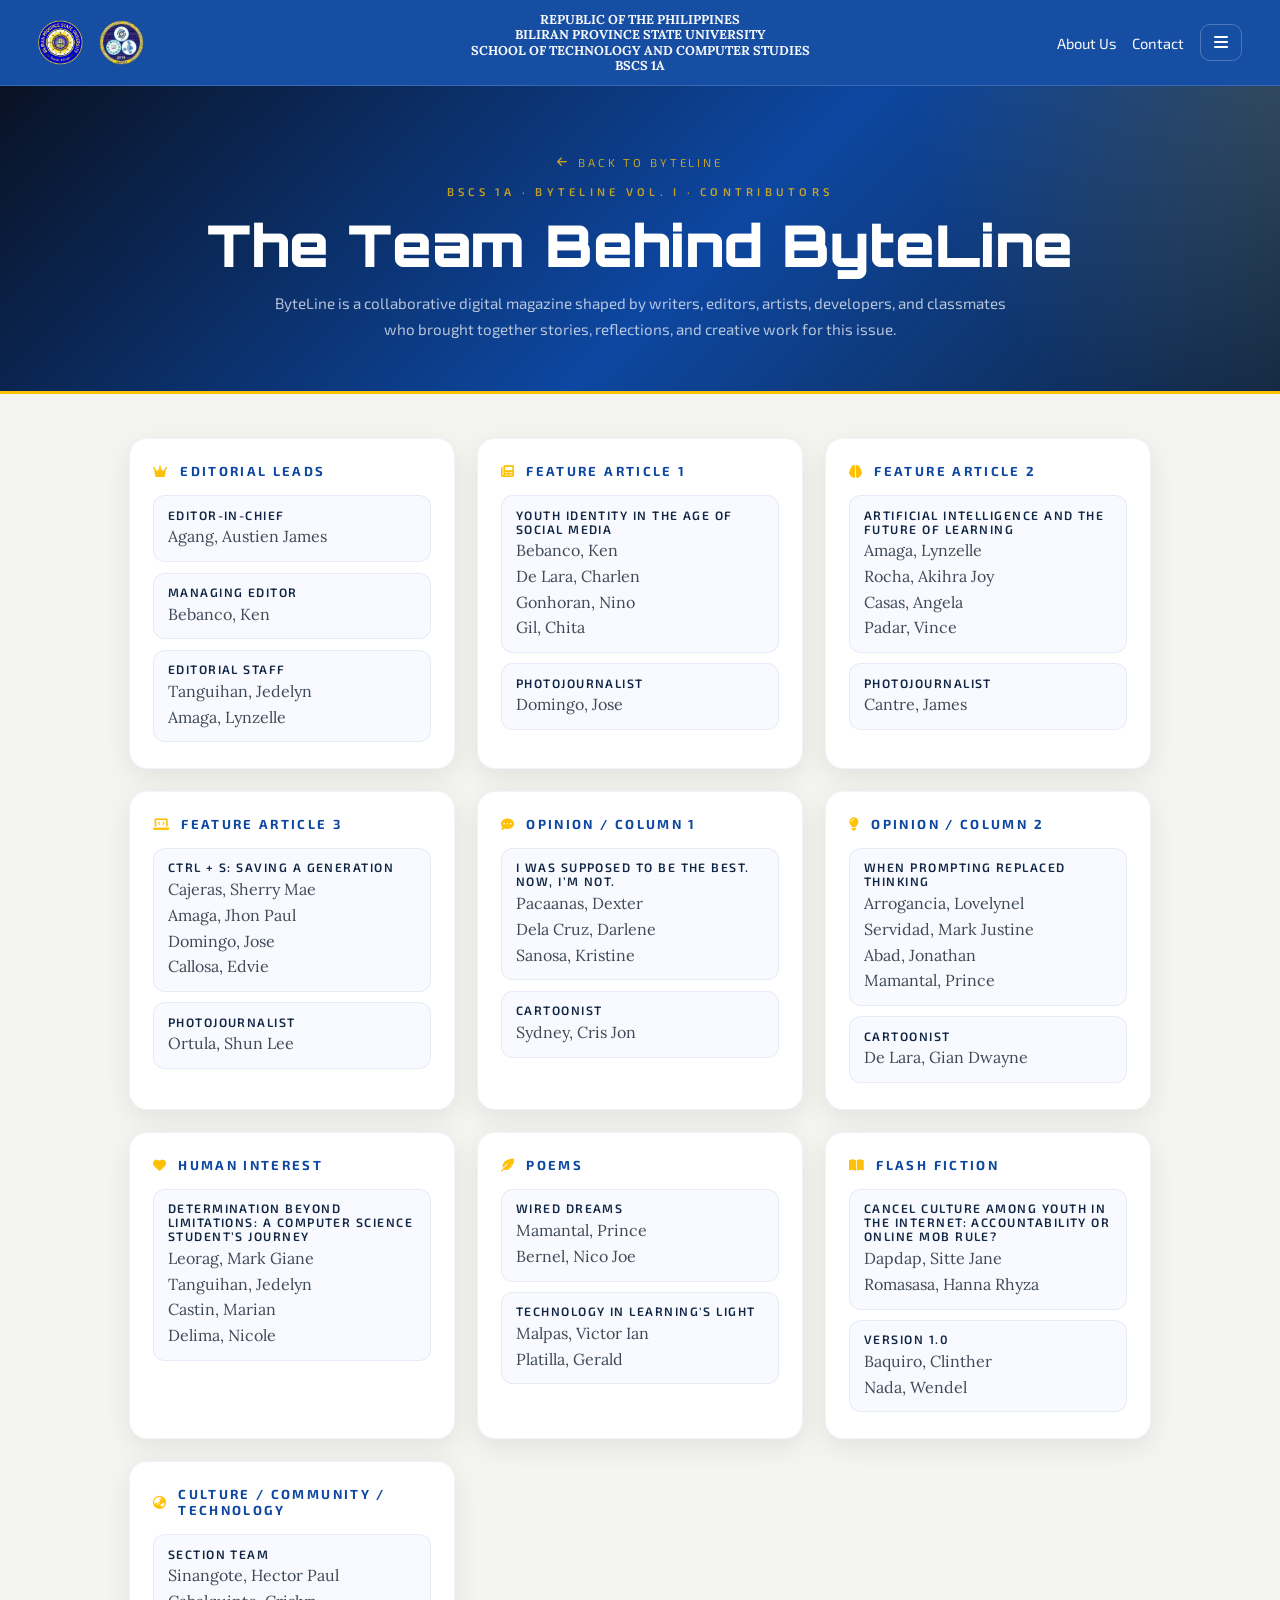
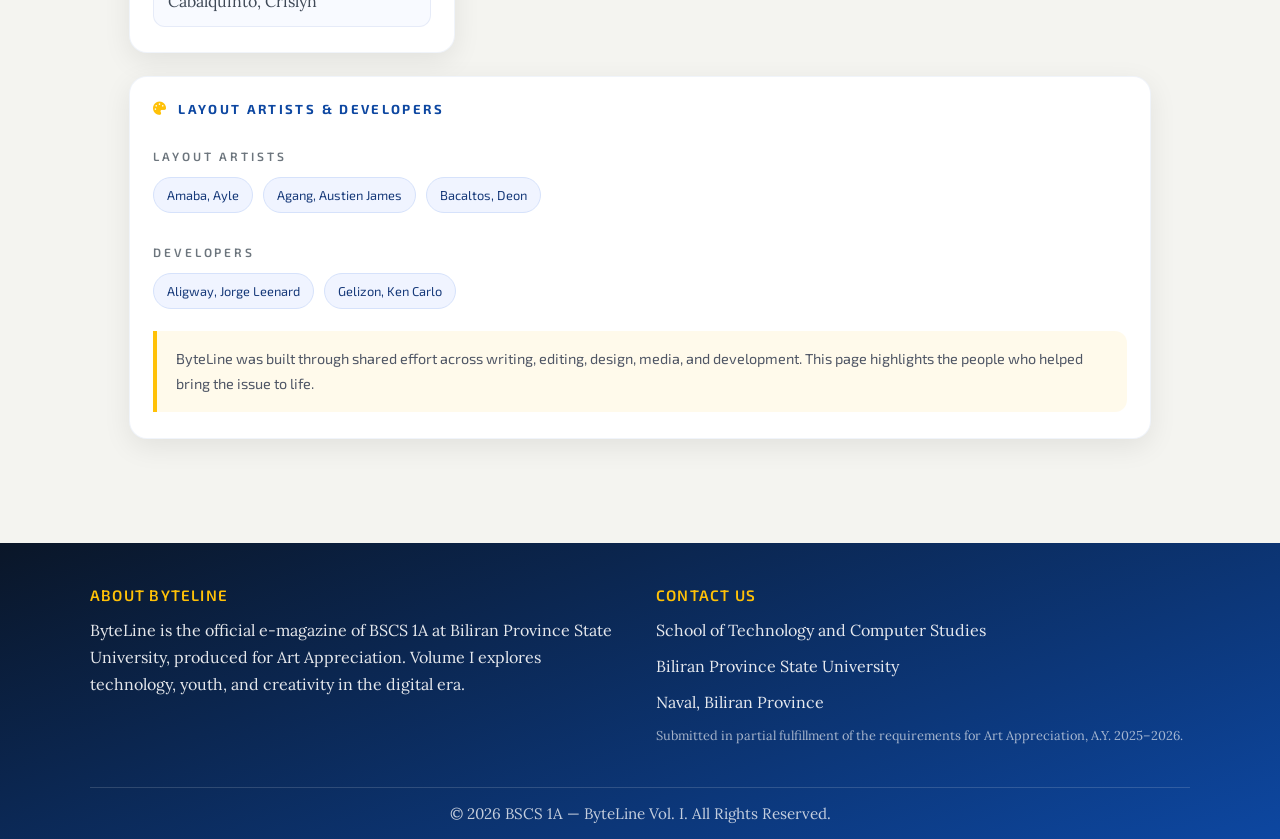
<file: about-us.html>
<!DOCTYPE html>
<html lang="en">
<head>
  <meta charset="UTF-8">
  <meta name="viewport" content="width=device-width, initial-scale=1.0">
  <title>About Us — ByteLine | BSCS 1A</title>
  <link rel="stylesheet" href="https://cdnjs.cloudflare.com/ajax/libs/font-awesome/6.0.0-beta3/css/all.min.css">
  <link rel="preconnect" href="https://fonts.googleapis.com">
  <link href="https://fonts.googleapis.com/css2?family=Orbitron:wght@700;900&family=Exo+2:ital,wght@0,300;0,400;0,600;1,300;1,400&family=Lora:ital,wght@0,400;0,600;1,400&display=swap" rel="stylesheet">
  <link rel="stylesheet" href="style.css">
  <style>
    *{box-sizing:border-box}
    body{background:#f4f4f0;margin:0}
    .team-hero{background:radial-gradient(circle at top right,rgba(255,193,7,.14),transparent 28%),linear-gradient(135deg,#091224 0%,#0D47A1 55%,#102644 100%);padding:4rem 5% 3rem;text-align:center;border-bottom:3px solid #FFC107}
    .team-back{display:inline-flex;align-items:center;gap:.5rem;font-family:'Exo 2',sans-serif;font-size:.72rem;letter-spacing:.25em;text-transform:uppercase;color:rgba(255,193,7,.75);text-decoration:none;margin-bottom:1rem}
    .team-back:hover{color:#FFC107}
    .team-hero-label{font:600 .7rem 'Exo 2',sans-serif;letter-spacing:.38em;text-transform:uppercase;color:rgba(255,193,7,.75);display:block;margin-bottom:.7rem}
    .team-hero h1{font:900 clamp(2rem,5vw,3.6rem) 'Orbitron',monospace;color:#fff;margin:0 0 .6rem}
    .team-hero p{font:400 .95rem 'Exo 2',sans-serif;line-height:1.7;color:rgba(255,255,255,.7);max-width:760px;margin:0 auto}
    .team-main{max-width:1150px;margin:0 auto;padding:2.8rem 5% 3.5rem}
    .team-grid{display:grid;grid-template-columns:repeat(auto-fit,minmax(260px,1fr));gap:1.4rem}
    .team-card{background:#fff;border-radius:18px;box-shadow:0 8px 28px rgba(0,0,0,.08);padding:1.5rem 1.45rem 1.6rem;border:1px solid rgba(13,71,161,.06)}
    .team-card h2{font:700 .82rem 'Exo 2',sans-serif;letter-spacing:.18em;text-transform:uppercase;color:#0D47A1;margin:0 0 1rem;display:flex;align-items:center;gap:.6rem}
    .team-card h2 i{color:#FFC107}
    .team-list{list-style:none;margin:0;padding:0;display:grid;gap:.65rem}
    .team-list li{padding:.7rem .85rem;border-radius:12px;background:#f8faff;border:1px solid rgba(13,71,161,.08)}
    .team-list strong{display:block;font:600 .76rem 'Exo 2',sans-serif;letter-spacing:.12em;text-transform:uppercase;color:#102644;margin-bottom:.18rem}
    .team-list span{color:#3f4957;line-height:1.6}
    .team-wide{grid-column:1 / -1}
    .pill-group{display:flex;flex-wrap:wrap;gap:.65rem}
    .name-pill{display:inline-flex;align-items:center;padding:.55rem .8rem;border-radius:999px;background:#f0f4ff;border:1px solid #d6e2fb;font:400 .8rem 'Exo 2',sans-serif;color:#173a7a}
    .subsection{margin-top:2rem}
    .subsection h3{font:600 .75rem 'Exo 2',sans-serif;letter-spacing:.24em;text-transform:uppercase;color:#6c757d;margin:0 0 .9rem}
    .team-note{margin-top:1.4rem;padding:1rem 1.15rem;border-left:4px solid #FFC107;background:rgba(255,193,7,.08);border-radius:0 12px 12px 0;font:400 .9rem 'Exo 2',sans-serif;color:#4f5665;line-height:1.7}
  </style>
</head>
<body>

    <header>
        <div class="header-part" id="header-logos">
            <img src="bipsu.png" alt="BiPSU Logo" class="logo">
            <img src="STCS_LOGO.png" alt="STCS Logo" class="logo">
        </div>
        <div class="header-part" id="header-citation">
            <strong>REPUBLIC OF THE PHILIPPINES<br>
            BILIRAN PROVINCE STATE UNIVERSITY<br>
            SCHOOL OF TECHNOLOGY AND COMPUTER STUDIES<br>
            BSCS 1A</strong>
        </div>
        <div class="header-part" id="header-nav">
            <a href="about-us.html" class="nav-link hide-mobile">About Us</a>
            <a href="#contact" class="nav-link hide-mobile">Contact</a>
            <div class="nav-dropdown">
                <button id="nav-toggle" class="nav-icon-btn" aria-label="Toggle navigation menu">
                    <i class="fas fa-bars"></i>
                </button>
                <div id="dropdown-menu" class="dropdown-content">
                    <a href="index.html#editors-note">Editorial Page</a>
                    <a href="feature-articles.html">Feature Articles</a>
                    <a href="human-interest.html">Human Interest</a>
                    <a href="opinion-column.html">Opinion / Column</a>
                    <a href="creative-works.html">Creative Works</a>
                </div>
            </div>
        </div>
    </header>

  <section class="team-hero">
    <a href="index.html" class="team-back"><i class="fas fa-arrow-left"></i> Back to ByteLine</a>
    <span class="team-hero-label">BSCS 1A · ByteLine Vol. I · Contributors</span>
    <h1>The Team Behind ByteLine</h1>
    <p>ByteLine is a collaborative digital magazine shaped by writers, editors, artists, developers, and classmates who brought together stories, reflections, and creative work for this issue.</p>
  </section>

  <main class="team-main">
    <div class="team-grid">
      <section class="team-card">
        <h2><i class="fas fa-crown"></i> Editorial Leads</h2>
        <ul class="team-list">
          <li><strong>Editor-in-Chief</strong><span>Agang, Austien James</span></li>
          <li><strong>Managing Editor</strong><span>Bebanco, Ken</span></li>
          <li><strong>Editorial Staff</strong><span>Tanguihan, Jedelyn<br>Amaga, Lynzelle</span></li>
        </ul>
      </section>

      <section class="team-card">
        <h2><i class="fas fa-newspaper"></i> Feature Article 1</h2>
        <ul class="team-list">
          <li><strong>Youth Identity in the Age of Social Media</strong><span>Bebanco, Ken<br>De Lara, Charlen<br>Gonhoran, Nino<br>Gil, Chita</span></li>
          <li><strong>Photojournalist</strong><span>Domingo, Jose</span></li>
        </ul>
      </section>

      <section class="team-card">
        <h2><i class="fas fa-brain"></i> Feature Article 2</h2>
        <ul class="team-list">
          <li><strong>Artificial Intelligence and the Future of Learning</strong><span>Amaga, Lynzelle<br>Rocha, Akihra Joy<br>Casas, Angela<br>Padar, Vince</span></li>
          <li><strong>Photojournalist</strong><span>Cantre, James</span></li>
        </ul>
      </section>

      <section class="team-card">
        <h2><i class="fas fa-laptop-code"></i> Feature Article 3</h2>
        <ul class="team-list">
          <li><strong>CTRL + S: Saving a Generation</strong><span>Cajeras, Sherry Mae<br>Amaga, Jhon Paul<br>Domingo, Jose<br>Callosa, Edvie</span></li>
          <li><strong>Photojournalist</strong><span>Ortula, Shun Lee</span></li>
        </ul>
      </section>

      <section class="team-card">
        <h2><i class="fas fa-comment-dots"></i> Opinion / Column 1</h2>
        <ul class="team-list">
          <li><strong>I Was Supposed to Be the Best. Now, I’m Not.</strong><span>Pacaanas, Dexter<br>Dela Cruz, Darlene<br>Sanosa, Kristine</span></li>
          <li><strong>Cartoonist</strong><span>Sydney, Cris Jon</span></li>
        </ul>
      </section>

      <section class="team-card">
        <h2><i class="fas fa-lightbulb"></i> Opinion / Column 2</h2>
        <ul class="team-list">
          <li><strong>When Prompting Replaced Thinking</strong><span>Arrogancia, Lovelynel<br>Servidad, Mark Justine<br>Abad, Jonathan<br>Mamantal, Prince</span></li>
          <li><strong>Cartoonist</strong><span>De Lara, Gian Dwayne</span></li>
        </ul>
      </section>

      <section class="team-card">
        <h2><i class="fas fa-heart"></i> Human Interest</h2>
        <ul class="team-list">
          <li><strong>Determination Beyond Limitations: A Computer Science Student’s Journey</strong><span>Leorag, Mark Giane<br>Tanguihan, Jedelyn<br>Castin, Marian<br>Delima, Nicole</span></li>
        </ul>
      </section>

      <section class="team-card">
        <h2><i class="fas fa-feather-alt"></i> Poems</h2>
        <ul class="team-list">
          <li><strong>Wired Dreams</strong><span>Mamantal, Prince<br>Bernel, Nico Joe</span></li>
          <li><strong>Technology in Learning's Light</strong><span>Malpas, Victor Ian<br>Platilla, Gerald</span></li>
        </ul>
      </section>

      <section class="team-card">
        <h2><i class="fas fa-book-open"></i> Flash Fiction</h2>
        <ul class="team-list">
          <li><strong>Cancel Culture Among Youth in the Internet: Accountability or Online Mob Rule?</strong><span>Dapdap, Sitte Jane<br>Romasasa, Hanna Rhyza</span></li>
          <li><strong>Version 1.0</strong><span>Baquiro, Clinther<br>Nada, Wendel</span></li>
        </ul>
      </section>

      <section class="team-card">
        <h2><i class="fas fa-globe-asia"></i> Culture / Community / Technology</h2>
        <ul class="team-list">
          <li><strong>Section Team</strong><span>Sinangote, Hector Paul<br>Cabalquinto, Crislyn</span></li>
        </ul>
      </section>

      <section class="team-card team-wide">
        <h2><i class="fas fa-palette"></i> Layout Artists & Developers</h2>
        <div class="subsection">
          <h3>Layout Artists</h3>
          <div class="pill-group">
            <span class="name-pill">Amaba, Ayle</span>
            <span class="name-pill">Agang, Austien James</span>
            <span class="name-pill">Bacaltos, Deon</span>
          </div>
        </div>
        <div class="subsection">
          <h3>Developers</h3>
          <div class="pill-group">
            <span class="name-pill">Aligway, Jorge Leenard</span>
            <span class="name-pill">Gelizon, Ken Carlo</span>
          </div>
        </div>
        <div class="team-note">ByteLine was built through shared effort across writing, editing, design, media, and development. This page highlights the people who helped bring the issue to life.</div>
      </section>
    </div>
  </main>

    <footer id="contact">
        <div class="footer-content">
            <div id="about-byteline" class="footer-section">
                <h4>About ByteLine</h4>
                <p>ByteLine is the official e-magazine of BSCS 1A at Biliran Province State University, produced for Art Appreciation. Volume I explores technology, youth, and creativity in the digital era.</p>
            </div>
            <div class="footer-section">
                <h4>Contact Us</h4>
                <p>School of Technology and Computer Studies</p>
                <p>Biliran Province State University</p>
                <p>Naval, Biliran Province</p>
                <p class="footer-note">Submitted in partial fulfillment of the requirements for Art Appreciation, A.Y. 2025–2026.</p>
            </div>
        </div>
        <div class="footer-bottom">&copy; 2026 BSCS 1A &mdash; ByteLine Vol. I. All Rights Reserved.</div>
    </footer>

  <script src="script.js"></script>
</body>
</html>
</file>
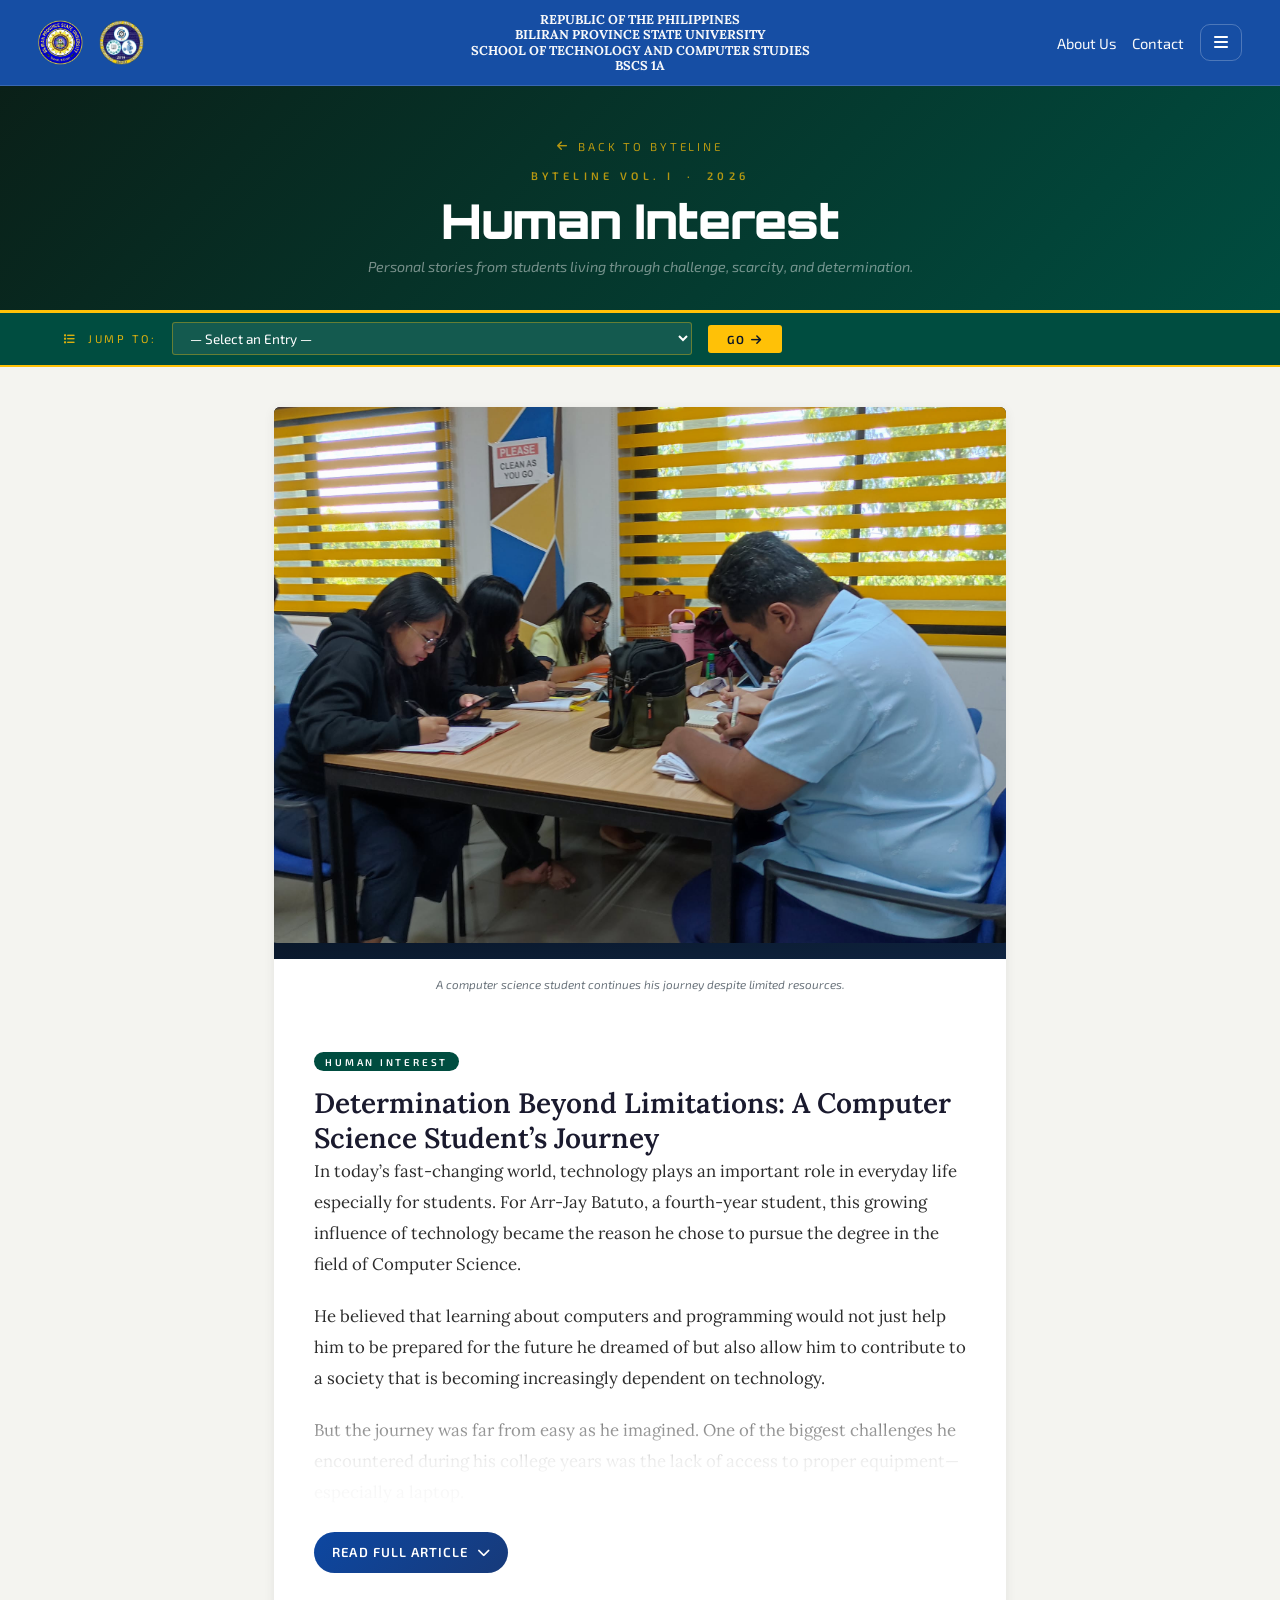
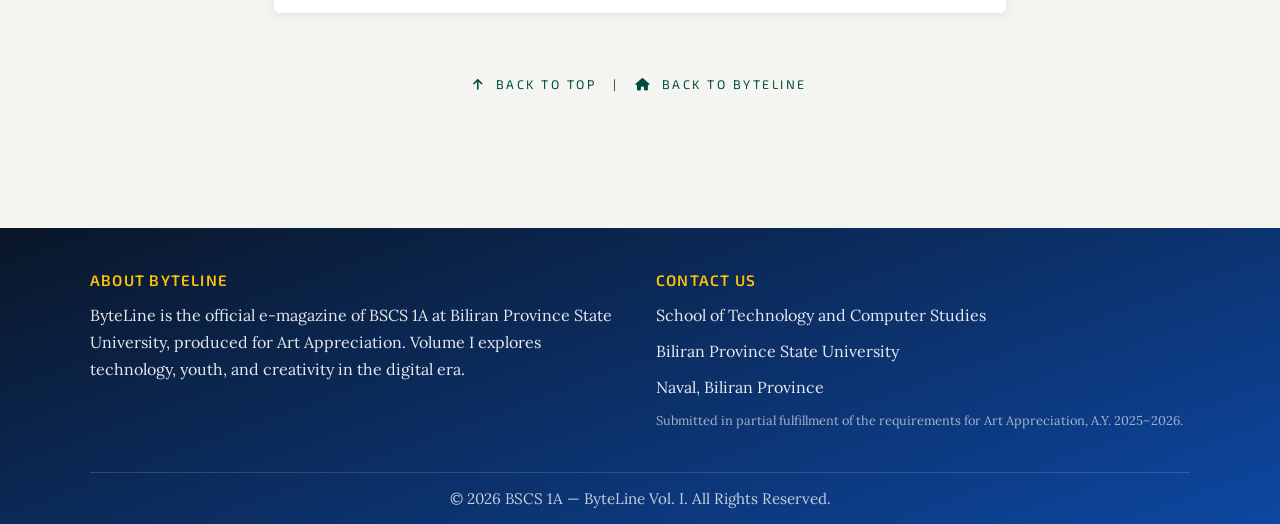
<file: human-interest.html>
<!DOCTYPE html>
<html lang="en">
<head>
  <meta charset="UTF-8">
  <meta name="viewport" content="width=device-width, initial-scale=1.0">
  <title>Human Interest — ByteLine | BSCS 1A</title>
  <link rel="stylesheet" href="https://cdnjs.cloudflare.com/ajax/libs/font-awesome/6.0.0-beta3/css/all.min.css">
  <link rel="preconnect" href="https://fonts.googleapis.com">
  <link href="https://fonts.googleapis.com/css2?family=Orbitron:wght@700;900&family=Exo+2:ital,wght@0,300;0,400;0,600;1,300;1,400&family=Lora:ital,wght@0,400;0,600;1,400&display=swap" rel="stylesheet">
  <link rel="stylesheet" href="style.css">
  <style>
    *{box-sizing:border-box}
    body{font-family:'Lora',Georgia,serif;background:#f4f4f0;margin:0}
    .cat-hero{background:linear-gradient(135deg, #0a2018 0%, #004D40 100%);padding:3rem 5% 2.2rem;text-align:center;border-bottom:3px solid #FFC107}
    .cat-back{display:inline-flex;align-items:center;gap:.5rem;font-family:'Exo 2',sans-serif;font-size:.72rem;letter-spacing:.25em;text-transform:uppercase;color:rgba(255,193,7,.7);text-decoration:none;margin-bottom:1rem}
    .cat-back:hover{color:#FFC107}
    .cat-hero-label{font-family:'Exo 2',sans-serif;font-weight:600;font-size:.68rem;letter-spacing:.4em;text-transform:uppercase;color:rgba(255,193,7,.7);margin:0 0 .5rem;display:block}
    .cat-hero h1{font-family:'Orbitron',monospace;font-weight:900;font-size:clamp(1.8rem,5vw,3rem);color:#fff;margin:0 0 .4rem;letter-spacing:-.02em}
    .cat-hero p{font-family:'Exo 2',sans-serif;font-style:italic;color:rgba(255,255,255,.45);font-size:.9rem;margin:0}
    .jump-nav{position:sticky;top:60px;z-index:900;background:#004D40;border-bottom:2px solid #FFC107;padding:.6rem 5%;display:flex;align-items:center;gap:1rem;flex-wrap:wrap}
    .jump-nav label{font-family:'Exo 2',sans-serif;font-size:.7rem;letter-spacing:.22em;text-transform:uppercase;color:rgba(255,193,7,.85);white-space:nowrap}
    .jump-nav select{flex:1;max-width:520px;font-family:'Exo 2',sans-serif;font-size:.85rem;padding:.38rem .8rem;background:rgba(255,255,255,.08);color:#fff;border:1px solid rgba(255,193,7,.35);border-radius:3px;cursor:pointer;outline:none}
    .jump-nav select option{background:#004D40;color:#fff}
    .jump-btn{font-family:'Exo 2',sans-serif;font-size:.73rem;letter-spacing:.15em;text-transform:uppercase;background:#FFC107;color:#0a1628;border:none;padding:.42rem 1.2rem;border-radius:3px;cursor:pointer;font-weight:600}
    .articles-container{max-width:860px;margin:0 auto;padding:2.5rem 5%}
    .article-anchor{scroll-margin-top:130px}
    .entry{background:#fff;border-radius:6px;padding:0;margin-bottom:3rem;overflow:hidden;box-shadow:0 2px 12px rgba(0,0,0,.07)}
    .entry-body{padding:2.2rem 2.5rem 2.5rem}
    .entry-title{font-size:1.75rem}
    .section-tag{background:#004D40;color:#fff}
    .entry-content h4,.pull-quote p{color:#004D40}
    .back-to-top{text-align:center;padding:1rem 0 3rem;font-family:'Exo 2',sans-serif;font-size:.78rem;letter-spacing:.2em;text-transform:uppercase}
    .back-to-top a{color:#004D40;text-decoration:none}
    .back-to-top a:hover{color:#FFC107}
    .section-group-title{font:700 .82rem 'Exo 2',sans-serif;letter-spacing:.34em;text-transform:uppercase;color:#004D40;margin:0 0 1.2rem;padding-left:.9rem;border-left:4px solid #FFC107}
  </style>
</head>
<body>

    <header>
        <div class="header-part" id="header-logos">
            <img src="bipsu.png" alt="BiPSU Logo" class="logo">
            <img src="STCS_LOGO.png" alt="STCS Logo" class="logo">
        </div>
        <div class="header-part" id="header-citation">
            <strong>REPUBLIC OF THE PHILIPPINES<br>
            BILIRAN PROVINCE STATE UNIVERSITY<br>
            SCHOOL OF TECHNOLOGY AND COMPUTER STUDIES<br>
            BSCS 1A</strong>
        </div>
        <div class="header-part" id="header-nav">
            <a href="about-us.html" class="nav-link hide-mobile">About Us</a>
            <a href="#contact" class="nav-link hide-mobile">Contact</a>
            <div class="nav-dropdown">
                <button id="nav-toggle" class="nav-icon-btn" aria-label="Toggle navigation menu">
                    <i class="fas fa-bars"></i>
                </button>
                <div id="dropdown-menu" class="dropdown-content">
                    <a href="index.html#editors-note">Editorial Page</a>
                    <a href="feature-articles.html">Feature Articles</a>
                    <a href="human-interest.html">Human Interest</a>
                    <a href="opinion-column.html">Opinion / Column</a>
                    <a href="creative-works.html">Creative Works</a>
                </div>
            </div>
        </div>
    </header>

  <div class="cat-hero">
    <a href="index.html" class="cat-back"><i class="fas fa-arrow-left"></i> Back to ByteLine</a>
    <span class="cat-hero-label">ByteLine Vol. I &nbsp;·&nbsp; 2026</span>
    <h1>Human Interest</h1>
    <p>Personal stories from students living through challenge, scarcity, and determination.</p>
  </div>
  <nav class="jump-nav" aria-label="Jump to article">
    <label for="article-select"><i class="fas fa-list"></i> &nbsp;Jump to:</label>
    <select id="article-select">
      <option value="">— Select an Entry —</option>
    </select>
    <button class="jump-btn" id="jump-go">Go <i class="fas fa-arrow-right"></i></button>
  </nav>
  <div class="articles-container">

    <article id="article-1" class="entry article-anchor">
      <div class="entry-media flexible-media">
        <!-- REPLACE HUMAN INTEREST MAIN IMAGE HERE -->
        <img src="human1.jpg" alt="Computer science student studying at a laptop">
      </div>
      <p class="caption">A computer science student continues his journey despite limited resources.</p>
      <div class="entry-body">
        <span class="section-tag">Human Interest</span>
        <h2 class="entry-title">Determination Beyond Limitations: A Computer Science Student’s Journey</h2>
        <div class="collapsible-content"><div class="article-text"><div class="entry-content">
          <p>In today’s fast-changing world, technology plays an important role in everyday life especially for students. For Arr-Jay Batuto, a fourth-year student, this growing influence of technology became the reason he chose to pursue the degree in the field of Computer Science.</p>
          <p>He believed that learning about computers and programming would not just help him to be prepared for the future he dreamed of but also allow him to contribute to a society that is becoming increasingly dependent on technology.</p>
          <p>But the journey was far from easy as he imagined. One of the biggest challenges he encountered during his college years was the lack of access to proper equipment—especially a laptop.</p>
          <p>In a course where programming, coding, and computer-based activities are part of daily learning, not having a personal laptop made studying much more difficult.</p>
          <p>“At times, I felt like giving up,” he admitted.</p>
          <p>Surviving in a technology-focused course without the necessary tools was a struggle he had to face almost every day.</p>
          <p>Despite these difficulties, he was not alone in his journey. His friends played a significant role in helping him continue his studies. During coding and programming activities, his friends willingly shared their laptops so he could complete his tasks and keep up with lessons.</p>
          <p>Their support and kindness became a source of motivation that encouraged him to continue his journey.</p>
          <p>Because of the support of his friends and with his determination to succeed, he continued learning and improving his skills.</p>
          <p>Along the way, he also helped other students by assisting them in simple tasks such as encoding documents and sharing useful techniques and tips about using AI tools with junior students.</p>
          <p>Looking back on his journey, he realized that technology will always be part of everyday life wherever people go.</p>
          <p>Most of all, he learned that with determination, support from friends, and responsible use of technology, students can overcome even the most difficult challenges.</p>
          <p>For him, the journey of being a student is not just about learning how to code, but about proving that with perseverance, determination, and the help of others, even the hardest obstacles can be overcome.</p>
        </div></div><div class="content-fade"></div></div>
        <button class="read-more-btn" type="button"><span class="btn-text">Read full article</span> <i class="fas fa-chevron-down"></i></button>
      </div>
    </article>

    <div class="back-to-top">
      <a href="#"><i class="fas fa-arrow-up"></i> &nbsp;Back to Top</a>
      &nbsp;&nbsp;|&nbsp;&nbsp;
      <a href="index.html"><i class="fas fa-home"></i> &nbsp;Back to ByteLine</a>
    </div>
  </div>

    <footer id="contact">
        <div class="footer-content">
            <div id="about-byteline" class="footer-section">
                <h4>About ByteLine</h4>
                <p>ByteLine is the official e-magazine of BSCS 1A at Biliran Province State University, produced for Art Appreciation. Volume I explores technology, youth, and creativity in the digital era.</p>
            </div>
            <div class="footer-section">
                <h4>Contact Us</h4>
                <p>School of Technology and Computer Studies</p>
                <p>Biliran Province State University</p>
                <p>Naval, Biliran Province</p>
                <p class="footer-note">Submitted in partial fulfillment of the requirements for Art Appreciation, A.Y. 2025–2026.</p>
            </div>
        </div>
        <div class="footer-bottom">&copy; 2026 BSCS 1A &mdash; ByteLine Vol. I. All Rights Reserved.</div>
    </footer>

  <script src="script.js"></script>
</body>
</html>
</file>
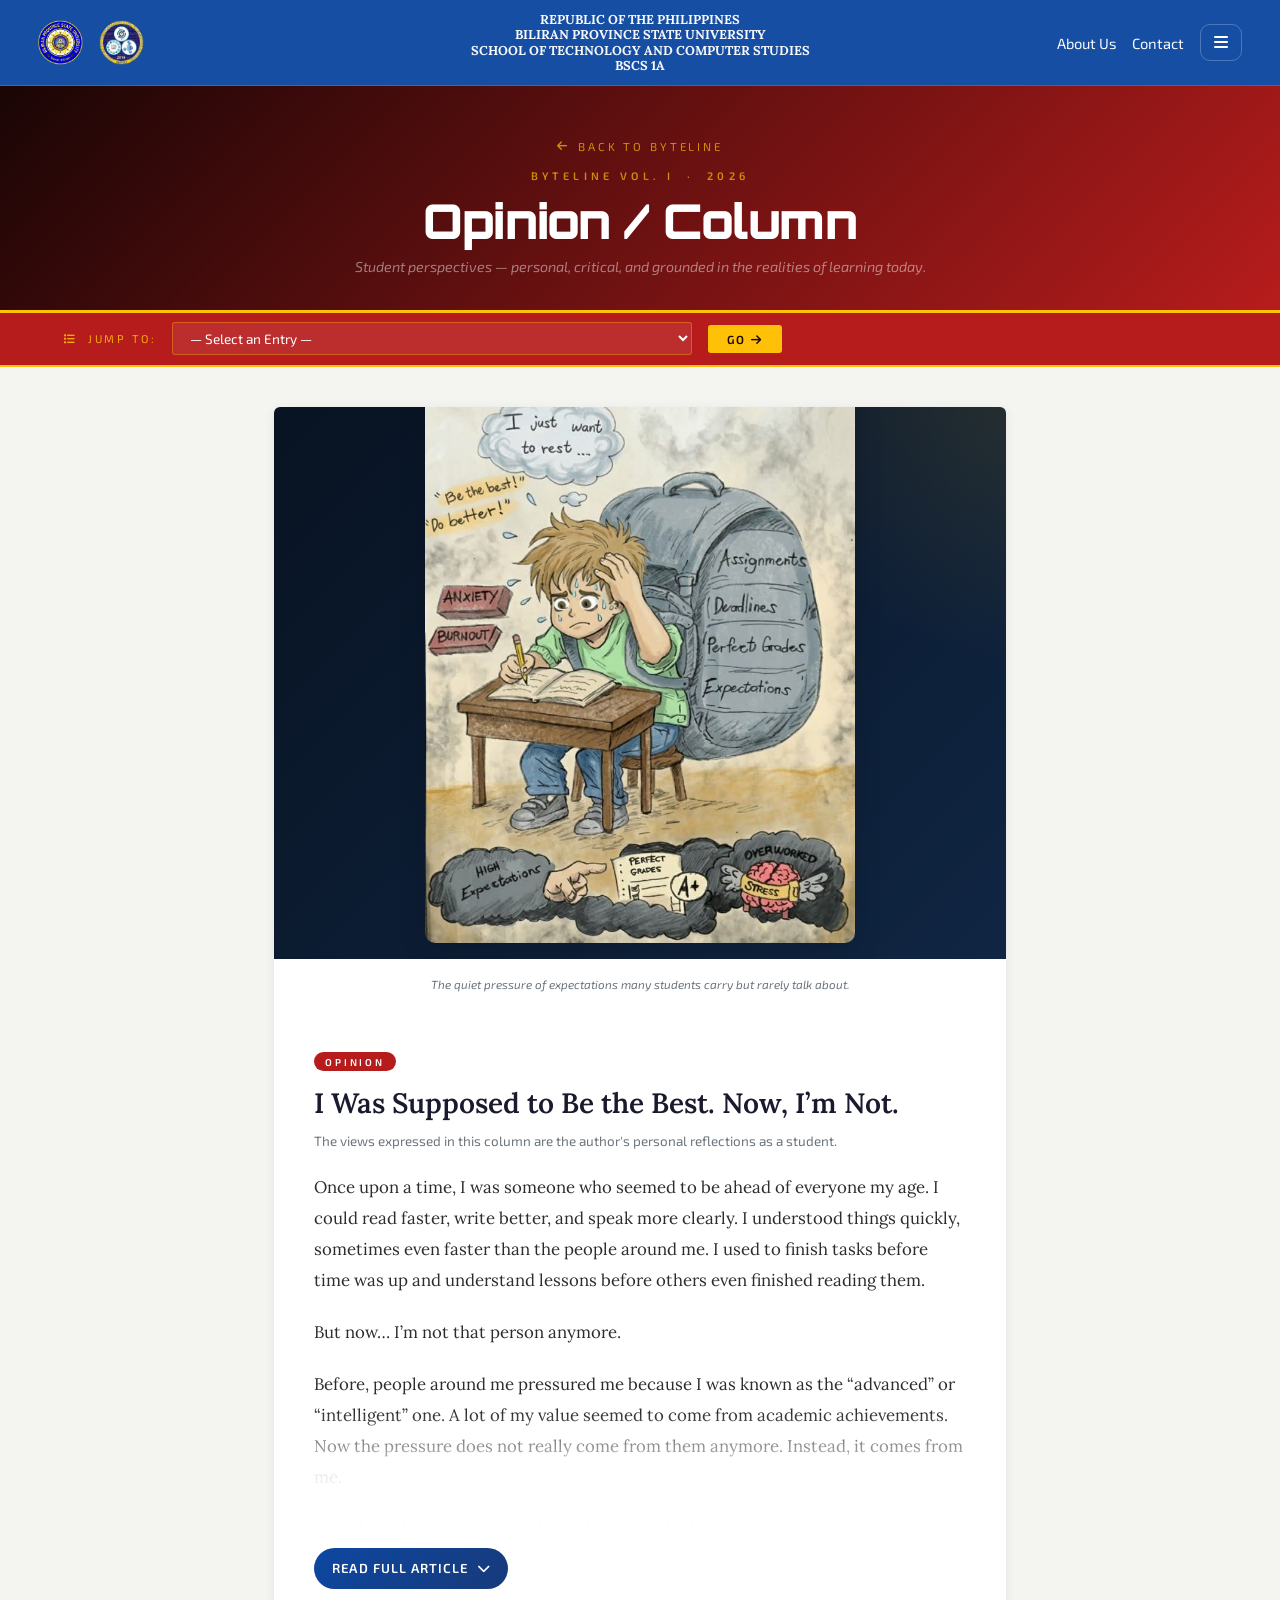
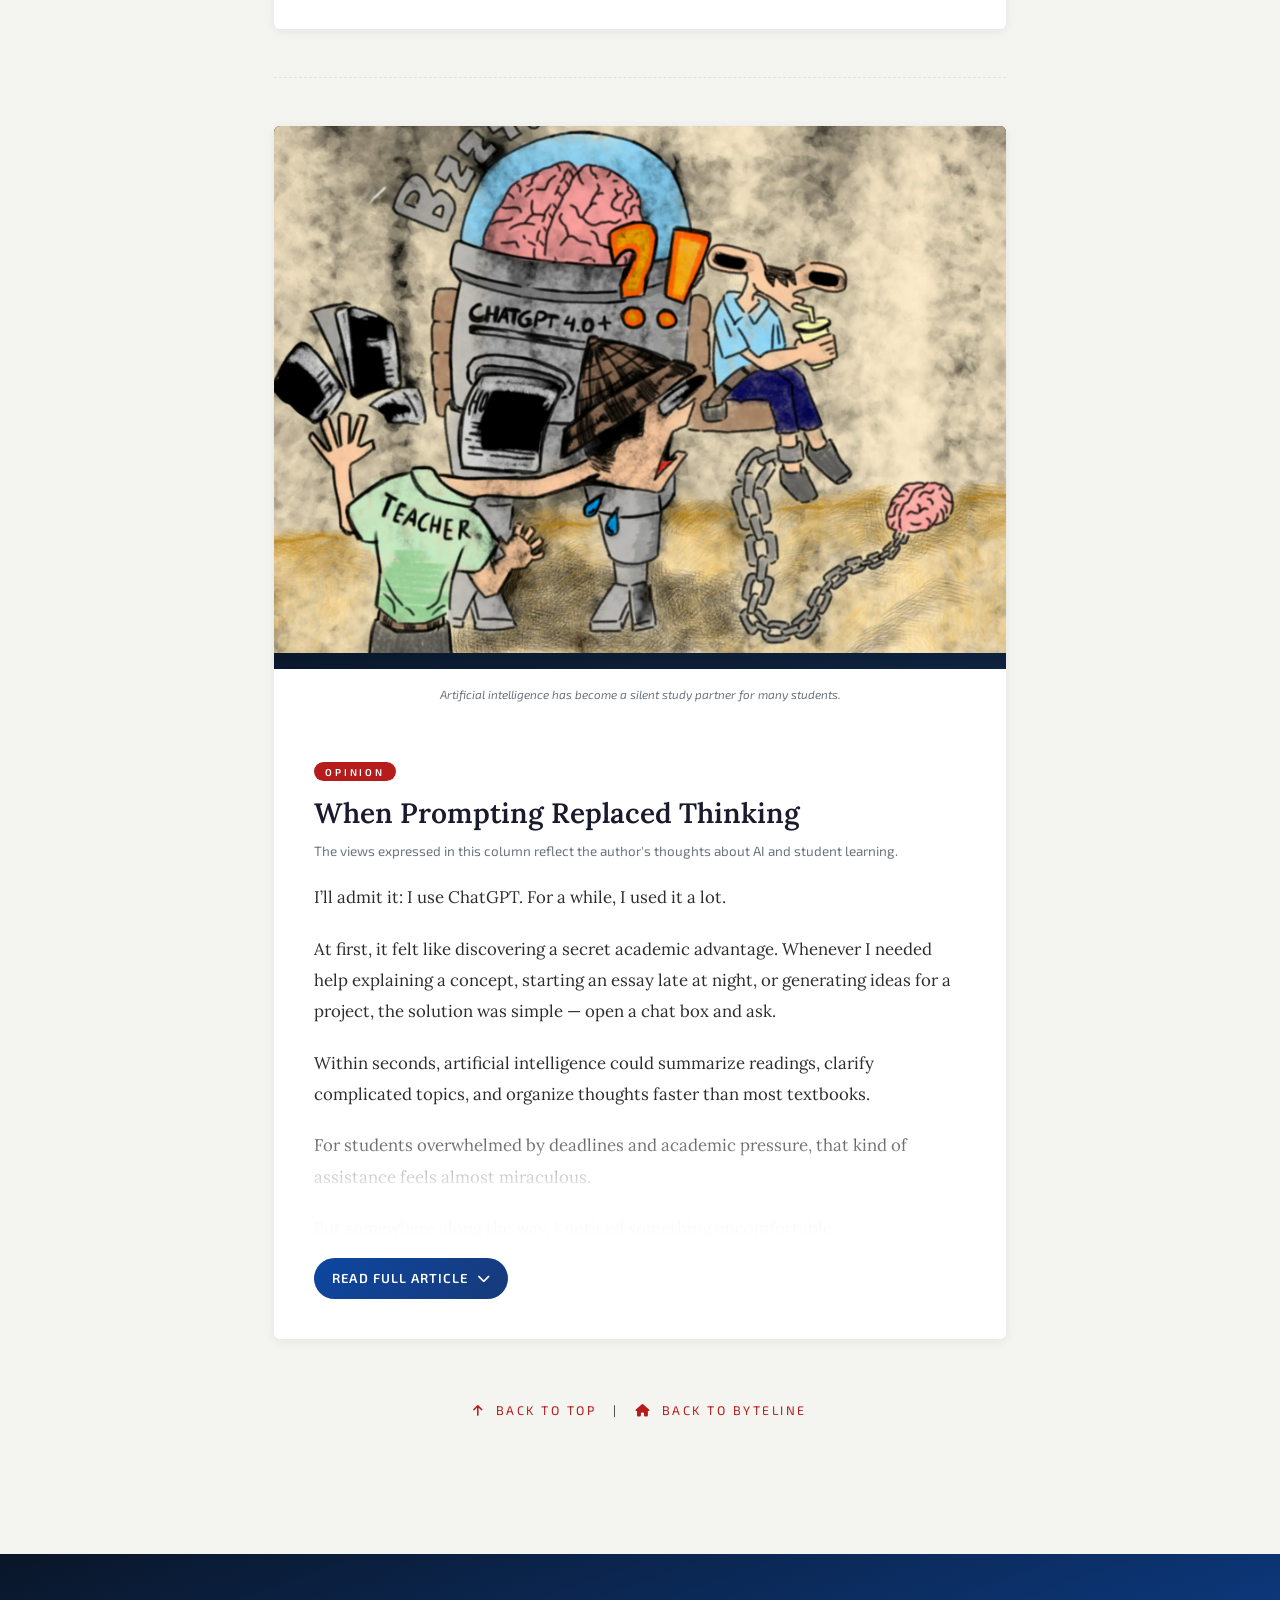
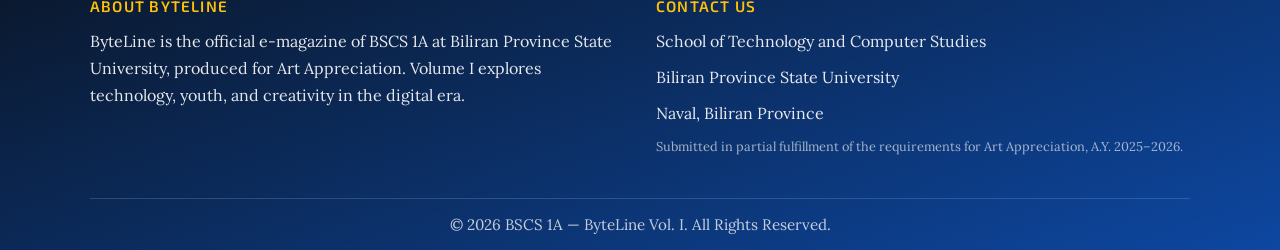
<file: opinion-column.html>
<!DOCTYPE html>
<html lang="en">
<head>
  <meta charset="UTF-8">
  <meta name="viewport" content="width=device-width, initial-scale=1.0">
  <title>Opinion Column — ByteLine | BSCS 1A</title>
  <link rel="stylesheet" href="https://cdnjs.cloudflare.com/ajax/libs/font-awesome/6.0.0-beta3/css/all.min.css">
  <link rel="preconnect" href="https://fonts.googleapis.com">
  <link href="https://fonts.googleapis.com/css2?family=Orbitron:wght@700;900&family=Exo+2:ital,wght@0,300;0,400;0,600;1,300;1,400&family=Lora:ital,wght@0,400;0,600;1,400&display=swap" rel="stylesheet">
  <link rel="stylesheet" href="style.css">
  <style>
    *{box-sizing:border-box}
    body{font-family:'Lora',Georgia,serif;background:#f4f4f0;margin:0}
    .cat-hero{background:linear-gradient(135deg, #1a0505 0%, #b71c1c 100%);padding:3rem 5% 2.2rem;text-align:center;border-bottom:3px solid #FFC107}
    .cat-back{display:inline-flex;align-items:center;gap:.5rem;font-family:'Exo 2',sans-serif;font-size:.72rem;letter-spacing:.25em;text-transform:uppercase;color:rgba(255,193,7,.7);text-decoration:none;margin-bottom:1rem}
    .cat-back:hover{color:#FFC107}
    .cat-hero-label{font-family:'Exo 2',sans-serif;font-weight:600;font-size:.68rem;letter-spacing:.4em;text-transform:uppercase;color:rgba(255,193,7,.7);margin:0 0 .5rem;display:block}
    .cat-hero h1{font-family:'Orbitron',monospace;font-weight:900;font-size:clamp(1.8rem,5vw,3rem);color:#fff;margin:0 0 .4rem;letter-spacing:-.02em}
    .cat-hero p{font-family:'Exo 2',sans-serif;font-style:italic;color:rgba(255,255,255,.45);font-size:.9rem;margin:0}
    .jump-nav{position:sticky;top:60px;z-index:900;background:#b71c1c;border-bottom:2px solid #FFC107;padding:.6rem 5%;display:flex;align-items:center;gap:1rem;flex-wrap:wrap}
    .jump-nav label{font-family:'Exo 2',sans-serif;font-size:.7rem;letter-spacing:.22em;text-transform:uppercase;color:rgba(255,193,7,.85);white-space:nowrap}
    .jump-nav select{flex:1;max-width:520px;font-family:'Exo 2',sans-serif;font-size:.85rem;padding:.38rem .8rem;background:rgba(255,255,255,.08);color:#fff;border:1px solid rgba(255,193,7,.35);border-radius:3px;cursor:pointer;outline:none}
    .jump-nav select option{background:#b71c1c;color:#fff}
    .jump-btn{font-family:'Exo 2',sans-serif;font-size:.73rem;letter-spacing:.15em;text-transform:uppercase;background:#FFC107;color:#1a0505;border:none;padding:.42rem 1.2rem;border-radius:3px;cursor:pointer;font-weight:600}
    .articles-container{max-width:860px;margin:0 auto;padding:2.5rem 5%}
    .article-anchor{scroll-margin-top:130px}
    .entry{background:#fff;border-radius:6px;padding:0;margin-bottom:3rem;overflow:hidden;box-shadow:0 2px 12px rgba(0,0,0,.07)}
    .entry-body{padding:2.2rem 2.5rem 2.5rem}
    .entry-title{font-size:1.75rem}
    .section-tag{background:#b71c1c;color:#fff}
    .entry-content h4,.pull-quote p{color:#b71c1c}
    .back-to-top{text-align:center;padding:1rem 0 3rem;font-family:'Exo 2',sans-serif;font-size:.78rem;letter-spacing:.2em;text-transform:uppercase}
    .back-to-top a{color:#b71c1c;text-decoration:none}
    .back-to-top a:hover{color:#FFC107}
    .section-group-title{font:700 .82rem 'Exo 2',sans-serif;letter-spacing:.34em;text-transform:uppercase;color:#b71c1c;margin:0 0 1.2rem;padding-left:.9rem;border-left:4px solid #FFC107}
  </style>
</head>
<body>

    <header>
        <div class="header-part" id="header-logos">
            <img src="bipsu.png" alt="BiPSU Logo" class="logo">
            <img src="STCS_LOGO.png" alt="STCS Logo" class="logo">
        </div>
        <div class="header-part" id="header-citation">
            <strong>REPUBLIC OF THE PHILIPPINES<br>
            BILIRAN PROVINCE STATE UNIVERSITY<br>
            SCHOOL OF TECHNOLOGY AND COMPUTER STUDIES<br>
            BSCS 1A</strong>
        </div>
        <div class="header-part" id="header-nav">
            <a href="about-us.html" class="nav-link hide-mobile">About Us</a>
            <a href="#contact" class="nav-link hide-mobile">Contact</a>
            <div class="nav-dropdown">
                <button id="nav-toggle" class="nav-icon-btn" aria-label="Toggle navigation menu">
                    <i class="fas fa-bars"></i>
                </button>
                <div id="dropdown-menu" class="dropdown-content">
                    <a href="index.html#editors-note">Editorial Page</a>
                    <a href="feature-articles.html">Feature Articles</a>
                    <a href="human-interest.html">Human Interest</a>
                    <a href="opinion-column.html">Opinion / Column</a>
                    <a href="creative-works.html">Creative Works</a>
                </div>
            </div>
        </div>
    </header>

  <div class="cat-hero">
    <a href="index.html" class="cat-back"><i class="fas fa-arrow-left"></i> Back to ByteLine</a>
    <span class="cat-hero-label">ByteLine Vol. I &nbsp;·&nbsp; 2026</span>
    <h1>Opinion / Column</h1>
    <p>Student perspectives — personal, critical, and grounded in the realities of learning today.</p>
  </div>
  <nav class="jump-nav" aria-label="Jump to article">
    <label for="article-select"><i class="fas fa-list"></i> &nbsp;Jump to:</label>
    <select id="article-select">
      <option value="">— Select an Entry —</option>
    </select>
    <button class="jump-btn" id="jump-go">Go <i class="fas fa-arrow-right"></i></button>
  </nav>
  <div class="articles-container">

    <article id="article-1" class="entry article-anchor">
      <div class="entry-media flexible-media">
        <!-- REPLACE OPINION ARTICLE 1 MAIN IMAGE HERE -->
        <img src="opinion1.jpg" alt="Student studying thoughtfully">
      </div>
      <p class="caption">The quiet pressure of expectations many students carry but rarely talk about.</p>
      <div class="entry-body">
        <span class="section-tag">Opinion</span>
        <h2 class="entry-title">I Was Supposed to Be the Best. Now, I’m Not.</h2>
        <p class="sub-meta">The views expressed in this column are the author's personal reflections as a student.</p>
        <div class="collapsible-content"><div class="article-text"><div class="entry-content">
          <p>Once upon a time, I was someone who seemed to be ahead of everyone my age. I could read faster, write better, and speak more clearly. I understood things quickly, sometimes even faster than the people around me. I used to finish tasks before time was up and understand lessons before others even finished reading them.</p>
          <p>But now… I’m not that person anymore.</p>
          <p>Before, people around me pressured me because I was known as the “advanced” or “intelligent” one. A lot of my value seemed to come from academic achievements. Now the pressure does not really come from them anymore. Instead, it comes from me.</p>
          <p>Somehow the expectations that others once had for me became my own expectations. I keep comparing myself to who I used to be and who I thought I would become. Because of that, even small failures feel very big to me.</p>
          <p>Sometimes I am afraid of realizing that I am no longer the intelligent child I used to be.</p>
          <div class="pull-quote"><p>“Now I feel like I’m falling behind in the same place that once felt easy.”</p></div>
          <p>This time last year, sitting in class felt completely different. I felt confident and capable. The lessons were easier to understand. Now those same lessons feel harder, almost like a language I can hear but cannot fully understand.</p>
          <p>I see people around me raising their hands and answering questions while I hesitate. They seem to understand things faster than I do now, and sometimes I cannot even finish what I start.</p>
          <p>It makes me feel like the person I used to be disappeared.</p>
          <p>Everywhere I go, I feel like I carry the memory of that old version of myself. It follows me into exams, assignments, and every blank page I struggle to answer.</p>
          <p>Sometimes I wonder if that version of me even really existed, or if it was simply something people believed about me that I also began to believe.</p>
          <p>Maybe the child who seemed to know everything didn’t really know herself.</p>
          <p>Maybe I was just moving faster than everyone else for a while.</p>
          <p>Maybe I never learned how to stay there.</p>
          <p>And maybe there are others like me — people who were once called “the smart one,” now quietly trying to figure out who they are without that title.</p>
        </div></div><div class="content-fade"></div></div>
        <button class="read-more-btn" type="button"><span class="btn-text">Read full article</span> <i class="fas fa-chevron-down"></i></button>
      </div>
    </article>
    <hr class="article-divider">

    <article id="article-2" class="entry article-anchor">
      <div class="entry-media flexible-media">
        <!-- REPLACE OPINION ARTICLE 2 MAIN IMAGE HERE -->
        <img src="opinion2.jpg" alt="Student using AI on a laptop">
      </div>
      <p class="caption">Artificial intelligence has become a silent study partner for many students.</p>
      <div class="entry-body">
        <span class="section-tag">Opinion</span>
        <h2 class="entry-title">When Prompting Replaced Thinking</h2>
        <p class="sub-meta">The views expressed in this column reflect the author's thoughts about AI and student learning.</p>
        <div class="collapsible-content"><div class="article-text"><div class="entry-content">
          <p>I’ll admit it: I use ChatGPT. For a while, I used it a lot.</p>
          <p>At first, it felt like discovering a secret academic advantage. Whenever I needed help explaining a concept, starting an essay late at night, or generating ideas for a project, the solution was simple — open a chat box and ask.</p>
          <p>Within seconds, artificial intelligence could summarize readings, clarify complicated topics, and organize thoughts faster than most textbooks.</p>
          <p>For students overwhelmed by deadlines and academic pressure, that kind of assistance feels almost miraculous.</p>
          <p>But somewhere along the way, I noticed something uncomfortable.</p>
          <p>I realized I was no longer simply using AI as a tool. I had started depending on it.</p>
          <div class="pull-quote"><p>“At some point, my first instinct stopped being to think. My first instinct became prompting.”</p></div>
          <p>The realization came during an ordinary assignment. I caught myself wondering what I would even write if I didn’t open ChatGPT first.</p>
          <p>That question stayed with me longer than I expected. It forced me to ask something strangely personal for a school task: who would I be academically without AI?</p>
          <p>Students today do not just use artificial intelligence — we have developed a culture around identifying it.</p>
          <p>People read a paragraph and immediately say, “That sounds like AI.” Sometimes the evidence is almost humorous. A single punctuation mark like an em dash suddenly becomes proof that a machine wrote the sentence.</p>
          <p>Yet there is something ironic about this trend. While students have become skilled at detecting AI writing, many of us spend less time improving our own writing.</p>
          <p>Tools like ChatGPT can still be genuinely helpful. They can explain difficult concepts and help generate ideas.</p>
          <p>The problem begins when helpful tools become intellectual shortcuts.</p>
          <p>When we rely on AI for every explanation or paragraph, something subtle begins to disappear: the struggle of thinking.</p>
          <p>And that struggle is not a flaw in learning. It is the learning process itself.</p>
          <p>Writing is messy. Thinking is difficult. But it is through revision, confusion, and persistence that understanding grows.</p>
          <p>Artificial intelligence removes much of that struggle — and sometimes with it, our confidence in our own ability to think independently.</p>
          <p>I still use ChatGPT sometimes. It remains a useful tool.</p>
          <p>But the ideas that truly matter — our perspectives, opinions, and voices — must still come from somewhere else.</p>
          <p>Ideally, they come from us.</p>
        </div></div><div class="content-fade"></div></div>
        <button class="read-more-btn" type="button"><span class="btn-text">Read full article</span> <i class="fas fa-chevron-down"></i></button>
      </div>
    </article>

    <div class="back-to-top">
      <a href="#"><i class="fas fa-arrow-up"></i> &nbsp;Back to Top</a>
      &nbsp;&nbsp;|&nbsp;&nbsp;
      <a href="index.html"><i class="fas fa-home"></i> &nbsp;Back to ByteLine</a>
    </div>
  </div>

    <footer id="contact">
        <div class="footer-content">
            <div id="about-byteline" class="footer-section">
                <h4>About ByteLine</h4>
                <p>ByteLine is the official e-magazine of BSCS 1A at Biliran Province State University, produced for Art Appreciation. Volume I explores technology, youth, and creativity in the digital era.</p>
            </div>
            <div class="footer-section">
                <h4>Contact Us</h4>
                <p>School of Technology and Computer Studies</p>
                <p>Biliran Province State University</p>
                <p>Naval, Biliran Province</p>
                <p class="footer-note">Submitted in partial fulfillment of the requirements for Art Appreciation, A.Y. 2025–2026.</p>
            </div>
        </div>
        <div class="footer-bottom">&copy; 2026 BSCS 1A &mdash; ByteLine Vol. I. All Rights Reserved.</div>
    </footer>

  <script src="script.js"></script>
</body>
</html>
</file>
<file: style.css>
:root {
  --deep-blue:#0D47A1;
  --forest-green:#004D40;
  --gold:#FFC107;
  --dark:#212529;
  --light:#dee2e6;
  --paper:#f4f4f0;
  --white:#fff;
  --muted:#6c757d;
  --shadow:0 8px 28px rgba(0,0,0,.08);
  --collapsed-height:360px;
}
*{box-sizing:border-box}
html{scroll-behavior:smooth;scroll-padding-top:84px}
body{margin:0;font-family:'Lora',Georgia,serif;background:var(--paper);color:var(--dark)}
img{max-width:100%}

/* Header */
header{
  display:flex;justify-content:space-between;align-items:center;gap:1rem;
  padding:.75rem 3%;background:rgba(13,71,161,.96);position:sticky;top:0;z-index:1000;
  border-bottom:1px solid rgba(255,255,255,.15);backdrop-filter:blur(10px)
}
.header-part{display:flex;align-items:center;gap:1rem}
#header-logos{flex:1}
#header-citation{flex:2;justify-content:center;text-align:center;line-height:1.2;font-size:.8rem;color:#F8F9FA}
#header-nav{flex:1;justify-content:flex-end;gap:1rem}
.logo{height:45px;width:auto}
.nav-link{font-family:'Exo 2',sans-serif;font-size:.92rem;color:#F8F9FA;text-decoration:none;transition:color .2s}
.nav-link:hover{color:var(--gold)}
.nav-dropdown{position:relative}
.nav-icon-btn{
  background:transparent;color:#fff;border:1px solid rgba(255,255,255,.24);border-radius:10px;
  padding:.55rem .8rem;cursor:pointer;font-size:1rem;transition:.25s
}
.nav-icon-btn:hover{background:rgba(255,255,255,.08);border-color:rgba(255,193,7,.5)}
.dropdown-content{
  display:none;position:absolute;top:120%;right:0;min-width:230px;background:rgba(255,255,255,.97);
  border:1px solid rgba(13,71,161,.08);border-radius:14px;overflow:hidden;box-shadow:0 18px 45px rgba(0,0,0,.12)
}
.dropdown-content.show{display:block}
.dropdown-content a{
  display:block;padding:.9rem 1rem;text-decoration:none;color:var(--dark);font-family:'Exo 2',sans-serif;font-size:.92rem
}
.dropdown-content a:hover{background:rgba(13,71,161,.06);color:var(--deep-blue)}

/* Hero */
#hero-intro{position:relative;min-height:560px;height:100vh;display:flex;align-items:center;justify-content:center;overflow:hidden}
.hero-bg{position:absolute;inset:0;background-size:cover;background-position:center 30%;animation:heroBgZoom 14s ease-out both}
.hero-overlay{position:absolute;inset:0;background:linear-gradient(160deg,rgba(10,22,40,.75) 0%,rgba(13,71,161,.55) 40%,rgba(5,10,20,.92) 100%)}
.hero-bottom-rule{position:absolute;left:0;right:0;bottom:0;height:3px;background:linear-gradient(90deg,transparent,#FFC107 30%,#FFC107 70%,transparent)}
.hero-content{position:relative;z-index:2;text-align:center;padding:0 1.5rem;display:flex;flex-direction:column;align-items:center}
.hero-label{font-family:'Exo 2',sans-serif;font-size:clamp(.58rem,1.3vw,.76rem);letter-spacing:.44em;color:rgba(255,193,7,.78);text-transform:uppercase;margin:0 0 1.4rem;animation:fadeUp .9s ease .3s both}
.hero-mag-name{font-family:'Orbitron',monospace;font-weight:900;font-size:clamp(3.5rem,11vw,9rem);line-height:.9;letter-spacing:-.03em;color:#fff;margin:0;text-shadow:0 2px 60px rgba(13,71,161,.8),0 0 120px rgba(255,193,7,.1);animation:fadeUp 1s ease .5s both}
.hero-mag-sub{font-family:'Exo 2',sans-serif;font-size:clamp(.7rem,1.6vw,.9rem);letter-spacing:.5em;color:rgba(255,255,255,.35);text-transform:uppercase;margin:.6rem 0 0;animation:fadeUp .9s ease .75s both}
.hero-rule{width:0;height:2px;background:linear-gradient(90deg,transparent,#FFC107,transparent);margin:2.2rem auto;animation:heroRuleExpand .9s cubic-bezier(.4,0,.2,1) 1.3s forwards}
.hero-niche{font-family:'Orbitron',monospace;font-size:clamp(.8rem,2.4vw,1.3rem);letter-spacing:.2em;color:#FFC107;text-transform:uppercase;margin:0 0 .5rem;animation:fadeUp .9s ease 1.5s both}
.hero-tagline{font-style:italic;font-size:clamp(.85rem,1.8vw,1.05rem);color:rgba(248,249,250,.55);margin:0 0 2.8rem;animation:fadeUp .9s ease 1.75s both}
.hero-cta{
  display:inline-flex;align-items:center;gap:.7rem;text-decoration:none;font-family:'Exo 2',sans-serif;
  font-size:clamp(.7rem,1.4vw,.82rem);letter-spacing:.28em;text-transform:uppercase;color:#fff;
  border:1px solid rgba(255,193,7,.45);padding:.8rem 2.6rem;position:relative;overflow:hidden;animation:fadeUp .9s ease 2.1s both
}
.hero-cta::before{content:'';position:absolute;inset:0;background:rgba(255,193,7,.1);transform:scaleX(0);transform-origin:left;transition:transform .35s}
.hero-cta:hover::before{transform:scaleX(1)}
.hero-cta:hover{color:#FFC107;border-color:#FFC107}
.hero-scroll-hint{position:absolute;bottom:1.6rem;left:50%;transform:translateX(-50%);z-index:2;color:rgba(255,255,255,.25);font:.65rem 'Exo 2',sans-serif;letter-spacing:.35em;text-transform:uppercase;display:flex;flex-direction:column;align-items:center;gap:.45rem;animation:fadeIn 1s ease 2.8s both}

/* Main / cards */
main{padding:3rem 5%;max-width:960px;margin:0 auto}
.article-section{margin-bottom:3.5rem}
.section-heading-row{display:flex;align-items:center;justify-content:space-between;gap:1rem;flex-wrap:wrap;margin-bottom:1.4rem}
.section-title{
  margin:0;font:700 .82rem 'Exo 2',sans-serif;letter-spacing:.38em;text-transform:uppercase;color:var(--muted);
  border-left:4px solid var(--gold);padding:.2rem 0 .2rem 1rem
}
.section-count{font:600 .72rem 'Exo 2',sans-serif;letter-spacing:.14em;text-transform:uppercase;color:var(--deep-blue);background:rgba(13,71,161,.08);padding:.45rem .7rem;border-radius:999px}
.cards-grid{display:grid;grid-template-columns:repeat(auto-fill,minmax(260px,1fr));gap:1.5rem}
.preview-card{background:#fff;border-radius:6px;overflow:hidden;box-shadow:0 2px 10px rgba(0,0,0,.07);display:flex;flex-direction:column;text-decoration:none;color:inherit;transition:.3s}
.preview-card:hover{box-shadow:0 8px 28px rgba(0,0,0,.13);transform:translateY(-4px)}
.card-img-wrap{
  overflow:hidden;aspect-ratio:16/9;display:grid;place-items:center;padding:.7rem;
  background:radial-gradient(circle at top right,rgba(255,193,7,.12),transparent 30%),linear-gradient(135deg,#081220 0%,#102644 100%)
}
.card-img-wrap img{width:auto;height:auto;max-width:100%;max-height:100%;object-fit:contain;border-radius:6px;transition:transform .4s}
.preview-card:hover .card-img-wrap img{transform:scale(1.05)}
.card-body{padding:1.3rem 1.4rem 1.5rem;display:flex;flex-direction:column;flex:1}
.card-tag,.section-tag{
  display:inline-block;font:600 .62rem 'Exo 2',sans-serif;letter-spacing:.28em;text-transform:uppercase;
  padding:.22rem .7rem;border-radius:999px;margin-bottom:.7rem
}
.tag-feature{background:#0D47A1;color:#fff}
.tag-human{background:#004D40;color:#fff}
.tag-opinion{background:#b71c1c;color:#fff}
.tag-creative{background:#4a148c;color:#fff}
.tag-poem{background:#7b1fa2;color:#fff}
.tag-editorial{background:#FFC107;color:#1a1a1a}
.card-title,.entry-title{font-family:'Lora',serif;font-weight:600;line-height:1.25;color:#1a1a2e}
.card-title{font-size:1.05rem;margin:0 0 .7rem}
.card-summary,.sub-meta,.home-note{font-family:'Exo 2',sans-serif;color:#555;line-height:1.65}
.card-summary{font-size:.84rem;margin:0;flex:1}
.sub-meta{font-size:.84rem;color:var(--muted);margin:.6rem 0 1.2rem}
.card-readmore{margin-top:1.1rem;font:600 .75rem 'Exo 2',sans-serif;letter-spacing:.18em;text-transform:uppercase;color:#0D47A1;display:inline-flex;align-items:center;gap:.4rem}
.view-all-wrap{text-align:right;margin-top:1rem}
.view-all-link{font:600 .78rem 'Exo 2',sans-serif;letter-spacing:.2em;text-transform:uppercase;color:#0D47A1;text-decoration:none;border-bottom:2px solid #FFC107;padding-bottom:2px}
.editorial-preview{background:#fffdf5;border-left:4px solid #FFC107;border-radius:6px;padding:2rem 2.2rem;box-shadow:0 2px 10px rgba(0,0,0,.06);display:flex;flex-direction:column;gap:.8rem}
.editorial-preview blockquote{margin:0;font-style:italic;font-size:1rem;line-height:1.75;color:#444}
.editorial-sig{font:600 .8rem 'Exo 2',sans-serif;color:#0D47A1;text-align:right}

/* Articles */
.entry{background:#fff;border-radius:18px;padding:2.5rem;margin-bottom:3rem;box-shadow:var(--shadow);overflow:hidden}
.entry-title{font-size:1.75rem;margin:.2rem 0 0}
.entry-media{margin:-2.5rem -2.5rem 1.1rem;overflow:hidden}
.flexible-media{
  display:grid;place-items:center;padding:1rem;min-height:260px;max-height:620px;
  background:radial-gradient(circle at top right,rgba(255,193,7,.12),transparent 30%),linear-gradient(135deg,#081220 0%,#102644 100%)
}
.flexible-media img{width:auto;height:auto;max-width:100%;max-height:min(72vh,560px);object-fit:contain;border-radius:10px;box-shadow:0 8px 28px rgba(0,0,0,.16)}
.caption{font:italic .74rem 'Exo 2',sans-serif;color:var(--muted);text-align:center;margin:0 0 1.5rem}
.entry-content p{font-size:1.05rem;line-height:1.85;color:#2c2c2c;margin:0 0 1.3rem}
.entry-content h4{font:600 .92rem 'Exo 2',sans-serif;letter-spacing:.1em;text-transform:uppercase;color:var(--deep-blue);margin:2rem 0 .6rem}
.pull-quote{border-left:4px solid #FFC107;margin:2rem 0;padding:.9rem 1.5rem;background:rgba(255,193,7,.05);border-radius:0 8px 8px 0}
.pull-quote p{margin:0;font-style:italic;font-size:1.15rem;line-height:1.6;color:var(--deep-blue)}
.poem-block{background:#0a1628;color:#e8e8e8;border-radius:14px;padding:2.2rem;margin:1.5rem 0;font-style:italic;font-size:1.05rem;line-height:2;text-align:center}
.poem-title{display:block;font:700 .85rem 'Orbitron',monospace;letter-spacing:.25em;color:#FFC107;text-transform:uppercase;margin-bottom:1.5rem}
.poem-block em{color:rgba(255,193,7,.75)}
.reflection-box{background:#f0f4ff;border:1px solid #c5d3f0;border-radius:12px;padding:1.5rem 1.8rem;margin:1.5rem 0;font:400 .9rem 'Exo 2',sans-serif;color:#2c3e6b;line-height:1.7}
.reflection-box strong{display:block;font-size:.72rem;letter-spacing:.2em;text-transform:uppercase;color:#0D47A1;margin-bottom:.5rem}
.collapsible-content{position:relative;overflow:hidden;transition:max-height .65s cubic-bezier(.22,1,.36,1)}
.content-fade{position:absolute;left:0;right:0;bottom:0;height:120px;background:linear-gradient(to bottom,rgba(255,255,255,0) 0%,rgba(255,255,255,.92) 55%,rgba(255,255,255,1) 100%);opacity:0;pointer-events:none;transition:opacity .35s}
.collapsible-content.is-collapsed .content-fade{opacity:1}
.read-more-btn{
  display:inline-flex;align-items:center;gap:.6rem;margin-top:1rem;border:none;border-radius:999px;
  background:linear-gradient(135deg,#0D47A1 0%,#173a7a 100%);color:#fff;padding:.78rem 1.15rem;
  font:600 .82rem 'Exo 2',sans-serif;letter-spacing:.08em;text-transform:uppercase;cursor:pointer
}
.read-more-btn i{transition:transform .35s}
.read-more-btn.is-open i{transform:rotate(180deg)}
.read-more-btn.hidden{display:none}
.article-divider{border:none;border-top:1px dashed var(--light);margin:0 0 3rem}
.back-to-top{text-align:center;padding:1rem 0 3rem;font:400 .78rem 'Exo 2',sans-serif;letter-spacing:.2em;text-transform:uppercase}
.back-to-top a{text-decoration:none}

/* Footer */
footer{background:linear-gradient(160deg,#0a1628 0%,#0D47A1 100%);color:#F8F9FA;margin-top:3rem;padding:2.7rem 5% 1rem}
.footer-content{max-width:1100px;margin:0 auto;display:grid;grid-template-columns:repeat(auto-fit,minmax(250px,1fr));gap:2rem}
.footer-section h4{margin:0 0 .8rem;color:#FFC107;font:600 .95rem 'Exo 2',sans-serif;letter-spacing:.08em;text-transform:uppercase}
.footer-section p{margin:0 0 .55rem;line-height:1.7;color:rgba(248,249,250,.92)}
.footer-bottom{max-width:1100px;margin:2rem auto 0;padding-top:1rem;border-top:1px solid rgba(255,255,255,.15);text-align:center;font-size:.95rem;color:rgba(248,249,250,.78)}
.footer-note{font-size:.8rem;opacity:.7}

/* Reveal */
.reveal{opacity:0;transform:translateY(28px);transition:opacity .8s ease,transform .8s ease}
.reveal.revealed{opacity:1;transform:translateY(0)}

@keyframes heroBgZoom{from{transform:scale(1.07)}to{transform:scale(1)}}
@keyframes heroRuleExpand{from{width:0}to{width:clamp(100px,28vw,280px)}}
@keyframes ctaBounce{0%,100%{transform:translateY(0)}50%{transform:translateY(6px)}}
@keyframes fadeUp{from{opacity:0;transform:translateY(24px)}to{opacity:1;transform:translateY(0)}}
@keyframes fadeIn{from{opacity:0}to{opacity:1}}

@media (max-width:900px){
  header{gap:.8rem;padding:.75rem 4%}
  #header-citation{font-size:.72rem}
  .entry{padding:2rem}
  .entry-media{margin:-2rem -2rem 1rem}
}
@media (max-width:768px){
  header{flex-wrap:wrap}
  #header-logos,#header-citation,#header-nav{flex:1 1 100%;justify-content:center}
  #header-nav{margin-top:.4rem}
  .hide-mobile{display:none}
  #hero-intro{min-height:500px}
  .hero-mag-name{font-size:clamp(3rem,16vw,5.2rem)}
  main{padding:1.8rem 4%}
  .entry{padding:1.45rem;border-radius:14px}
  .entry-media{margin:-1.45rem -1.45rem 1rem}
  .flexible-media{min-height:220px;max-height:480px}
  .entry-title{font-size:1.5rem}
  .entry-content p{font-size:1rem}
  .pull-quote p{font-size:1.05rem}
  .cards-grid{grid-template-columns:1fr}
  :root{--collapsed-height:300px}
}
@media (min-width:769px){.hide-mobile{display:inline-flex}}
</file>
